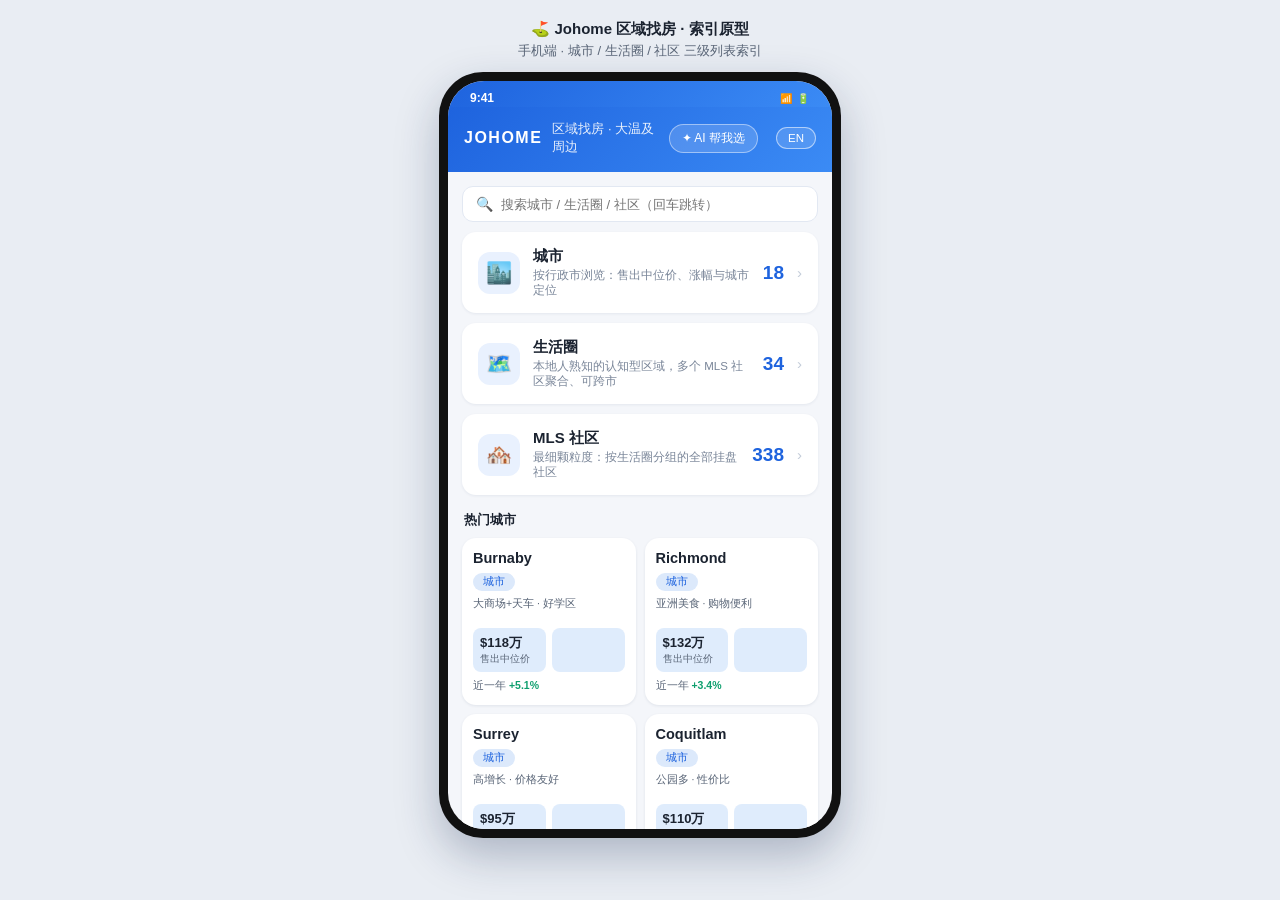
<file: index.html>
<!doctype html>
<html lang="zh">
<head>
<meta charset="utf-8"/>
<meta name="viewport" content="width=device-width,initial-scale=1"/>
<title>Johome 区域找房 · 大温及周边</title>
<link rel="stylesheet" href="style.css?v=20260828e"/>
</head>
<body>
<div class="cap" id="cap"></div>
<div class="ph"><div class="scr"><div class="sb"><span>9:41</span><span class="ri">📶 🔋</span></div><div class="app">
<div class="hdr"><div class="bar" id="bar"><div class="logo">JOHOME</div><div class="ttl" id="ttl" style="font-weight:400;font-size:13px;opacity:.9"></div><a class="aiBtn" id="aiBtn" href="https://wenlong621.github.io/johome-ai-prototype/" target="_blank"></a></div></div>
<div class="wrap">
  <div class="search"><span class="ic">🔍</span><input id="q"/></div>
  <div id="entries"></div>
  <div class="sec" id="secCities"></div>
  <div class="gridN" id="hotCities"></div>
  <div class="sec" id="secZones"></div>
  <div class="chips" id="hotZones" style="flex-wrap:wrap"></div>
  <div class="cta" id="cta"></div>
  <div class="foot" id="foot"></div>
</div>
</div></div></div>
<script src="i18n.js?v=20260828e"></script>
<script src="data.js?v=20260828e"></script>
<script src="shared.js?v=20260828e"></script>
<script>
(function(){
  var U=window.JHU,I=window.JHI,T=I.t;
  document.documentElement.lang=I.LANG;
  document.title=T('Johome 区域找房 · 大温及周边','Johome Area Finder · Metro Vancouver & beyond');
  document.getElementById('cap').innerHTML=T('<b>⛳ Johome 区域找房 · 索引原型</b>手机端 · 城市 / 生活圈 / 社区 三级列表索引','<b>⛳ Johome Area Finder · index prototype</b>Mobile · City / Lifestyle zone / Neighbourhood three-level index');
  document.getElementById('ttl').textContent=T('区域找房 · 大温及周边','Area finder · Metro Vancouver');
  document.getElementById('aiBtn').textContent=T('✦ AI 帮我选','✦ Ask AI');
  document.getElementById('q').placeholder=T('搜索城市 / 生活圈 / 社区（回车跳转）','Search city / lifestyle zone / neighbourhood (press Enter)');
  document.getElementById('secCities').textContent=T('热门城市','Popular cities');
  document.getElementById('secZones').textContent=T('热门生活圈','Popular lifestyle zones');
  document.getElementById('foot').innerHTML=T('城市 → 生活圈 → MLS 社区 三级索引 · 数据为原型示意（与 Buying AI 原型同源同口径）<br/>图片来自 Wikimedia Commons','City → Lifestyle zone → MLS neighbourhood · prototype data for illustration (same source and definitions as the Buying AI prototype)<br/>Images from Wikimedia Commons');
  document.getElementById('cta').innerHTML='<div style="font-size:22px">✦</div><div style="flex:1"><b>'+T('不知道从哪开始？让 AI 帮你选','Not sure where to start? Let AI help')+'</b><p>'+T('买房 · 选区 · 投资，多轮问诊帮你把需求想清楚','Buying, choosing an area, investing — a guided chat to clarify what you need')+'</p></div><span style="font-size:16px">›</span>';
  document.getElementById('cta').onclick=function(){window.open(U.PROTO,'_blank');};
  I.mountToggle(document.getElementById('bar'));
  var nbTot=0,zTot=0,k;for(k in JH.ZONES){zTot++;nbTot+=JH.ZONES[k].nbs.length;}
  var cTot=Object.keys(JH.CITYCARD).length;
  var E=[['cities.html','🏙️',T('城市','Cities'),T('按行政市浏览：售出中位价、涨幅与城市定位','Browse by municipality: median sold price, growth and positioning'),cTot],
         ['zones.html','🗺️',T('生活圈','Lifestyle zones'),T('本地人熟知的认知型区域，多个 MLS 社区聚合、可跨市','Areas locals recognise — groups of MLS neighbourhoods, can cross city lines'),zTot],
         ['communities.html','🏘️',T('MLS 社区','MLS neighbourhoods'),T('最细颗粒度：按生活圈分组的全部挂盘社区','Finest level: every listed neighbourhood, grouped by lifestyle zone'),nbTot]];
  document.getElementById('entries').innerHTML=E.map(function(e){
    return '<div class="entry" onclick="location.href=&quot;'+e[0]+'&quot;"><div class="ei">'+e[1]+'</div><div class="et"><b>'+e[2]+'</b><p>'+e[3]+'</p></div><div class="en">'+e[4]+'</div><span class="ar">›</span></div>';
  }).join('');
  var HOT=['Burnaby','Richmond','Surrey','Coquitlam'];
  document.getElementById('hotCities').innerHTML=HOT.filter(function(n){return JH.CITYCARD[n];}).map(function(n){
    var a=JH.CITYCARD[n];
    return U.bigCard({k:'city',n:n,c:'',img:U.cityImg(n),sub:'',kind:T('城市','City'),tg:I.ctag(a[1]),
      m1v:I.money(a[2]),m1l:T('售出中位价','Median sold'),m2v:'',m2l:'',gain:a[4]});
  }).join('');
  U.bindCards(document.getElementById('hotCities'));
  var HZ=['Metrotown','Brentwood','Downtown','Kitsilano','Surrey Central','Coquitlam Centre','South Surrey / White Rock','Kerrisdale / Dunbar','Richmond Centre (Brighouse)','Steveston'];
  document.getElementById('hotZones').innerHTML=HZ.filter(function(z){return JH.ZONES[z];}).map(function(z){
    var al=(JH.ZONES[z].alias||'').split('/')[0];
    return '<span class="chip" data-z="'+U.esc(z)+'">'+z+(!I.EN&&al&&al!==z?' · '+al:'')+'</span>';
  }).join('');
  Array.prototype.forEach.call(document.querySelectorAll('#hotZones .chip'),function(el){el.onclick=function(){U.open('zone',el.getAttribute('data-z'),'');};});
  document.getElementById('q').onkeydown=function(e){if(e.key==='Enter'&&this.value.trim())location.href='communities.html?q='+encodeURIComponent(this.value.trim());};
})();
</script>
</body>
</html>
</file>
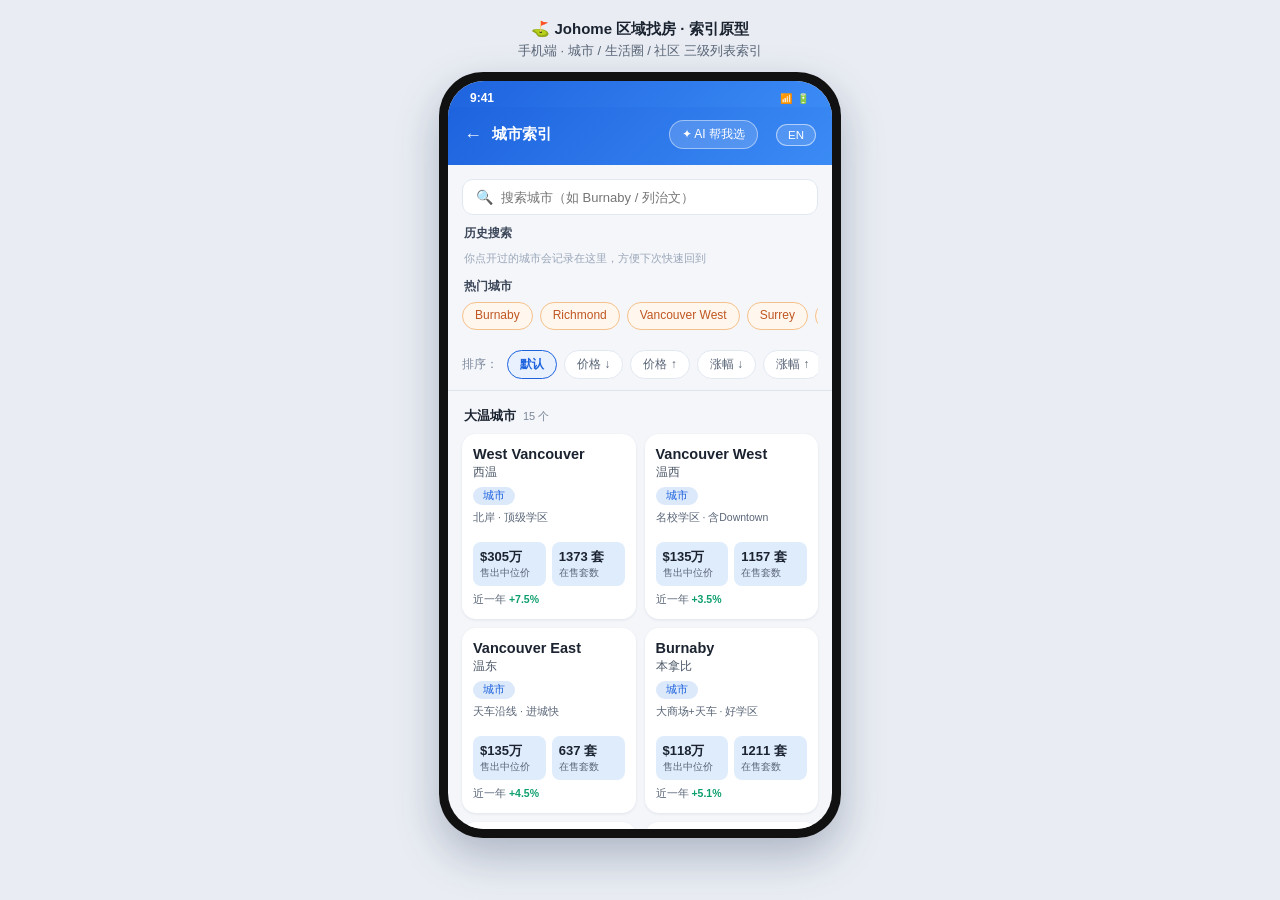
<file: cities.html>
<!doctype html>
<html lang="zh">
<head>
<meta charset="utf-8"/>
<meta name="viewport" content="width=device-width,initial-scale=1"/>
<title>城市索引 · Johome 区域找房</title>
<link rel="stylesheet" href="style.css?v=20260828e"/>
</head>
<body>
<div class="cap" id="cap"></div>
<div class="ph"><div class="scr"><div class="sb"><span>9:41</span><span class="ri">📶 🔋</span></div><div class="app">
<div class="hdr"><div class="bar" id="bar"><a class="bk" href="index.html">←</a><div class="ttl" id="ttl"></div><a class="aiBtn" id="aiBtn" href="https://wenlong621.github.io/johome-ai-prototype/" target="_blank"></a></div></div>
<div class="wrap">
  <div class="search"><span class="ic">🔍</span><input id="q"/></div>
  <div id="hist"></div>
  <div id="hot"></div>
  <div class="stick" id="stick">
    <div class="chips" id="sort"></div>
    <div class="divider"></div>
  </div>
  <div id="body"></div>
  <div class="foot" id="foot"></div>
</div>
</div></div></div>
<script src="i18n.js?v=20260828e"></script>
<script src="data.js?v=20260828e"></script>
<script src="shared.js?v=20260828e"></script>
<script>
(function(){
  var U=window.JHU,I=window.JHI,T=I.t,VAC={'Sunshine Coast':1,'Squamish':1,'Whistler':1};
  document.documentElement.lang=I.LANG;
  document.title=T('城市索引 · Johome 区域找房','Cities · Johome Area Finder');
  document.getElementById('cap').innerHTML=T('<b>⛳ Johome 区域找房 · 索引原型</b>手机端 · 城市 / 生活圈 / 社区 三级列表索引','<b>⛳ Johome Area Finder · index prototype</b>Mobile · City / Lifestyle zone / Neighbourhood three-level index');
  document.getElementById('ttl').textContent=T('城市索引','Cities');
  document.getElementById('aiBtn').textContent=T('✦ AI 帮我选','✦ Ask AI');
  document.getElementById('q').placeholder=T('搜索城市（如 Burnaby / 列治文）','Search cities (e.g. Burnaby)');
  document.getElementById('foot').innerHTML=T('数据为原型示意 · 与 Johome Buying AI 原型同源同口径<br/>图片来自 Wikimedia Commons · 点击卡片进入城市详情页（AI 助手）','Prototype data for illustration · same source and definitions as the Johome Buying AI prototype<br/>Images from Wikimedia Commons · tap a card to open its city page in the AI assistant');
  I.mountToggle(document.getElementById('bar'));
  var SORTS=[[T('默认','Default'),'d'],[T('价格 ↓','Price ↓'),'pd'],[T('价格 ↑','Price ↑'),'pa'],[T('涨幅 ↓','Growth ↓'),'gd'],[T('涨幅 ↑','Growth ↑'),'ga'],[T('在售 ↓','Listings ↓'),'ad']];
  var state={q:'',sort:'d'};
  function cityActive(c){var a=0,k;for(k in JH.ZONES){if(JH.ZONES[k].prim===c)a+=JH.ZSTATS[k].active;}return a;}
  var CITY_ALIAS={'Richmond':'列治文','Burnaby':'本拿比','Surrey':'素里','Vancouver West':'温西','Vancouver East':'温东','West Vancouver':'西温','North Vancouver':'北温','New Westminster':'新西敏','Coquitlam':'高贵林','Port Moody':'满地宝','Langley':'兰里','Delta':'三角洲','Abbotsford':'阿伯茨福德','Mission':'米逊','Chilliwack':'奇利瓦克','Whistler':'惠斯勒','Squamish':'斯阔米什','Sunshine Coast':'阳光海岸'};
  function num(s){return parseFloat((''+s).replace(/[^0-9.]/g,''))||0;}
  function card(name){
    var a=JH.CITYCARD[name];
    return U.bigCard({k:'city',n:name,c:'',img:U.cityImg(name),sub:I.EN?'':(CITY_ALIAS[name]||''),kind:T('城市','City'),tg:I.ctag(a[1]),
      m1v:I.money(a[2]),m1l:T('售出中位价','Median sold'),
      m2v:cityActive(name)+T(' 套',''),m2l:T('在售套数','Active listings'),gain:a[4]});
  }
  function paint(){
    try{U.histRow(document.getElementById('hist'),'city',!!state.q,paint);U.hotNames(document.getElementById('hot'),'city',!!state.q);}catch(e){}
    var s=document.getElementById('sort');
    s.innerHTML=SORTS.map(function(x){return '<span class="chip'+(state.sort===x[1]?' on':'')+'" data-s="'+x[1]+'">'+x[0]+'</span>';}).join('');
    Array.prototype.forEach.call(s.querySelectorAll('.chip'),function(el){el.onclick=function(){state.sort=el.getAttribute('data-s');paint();};});
    var names=Object.keys(JH.CITYCARD).filter(function(n){var q=state.q.toLowerCase();return !q||(n+' '+(CITY_ALIAS[n]||'')+' '+JH.CITYCARD[n][1]+' '+I.ctag(JH.CITYCARD[n][1])).toLowerCase().indexOf(q)>=0;});
    if(state.sort==='pd')names.sort(function(a,b){return num(JH.CITYCARD[b][2])-num(JH.CITYCARD[a][2]);});
    else if(state.sort==='pa')names.sort(function(a,b){return num(JH.CITYCARD[a][2])-num(JH.CITYCARD[b][2]);});
    else if(state.sort==='gd')names.sort(function(a,b){return num(JH.CITYCARD[b][4])-num(JH.CITYCARD[a][4]);});
    else if(state.sort==='ga')names.sort(function(a,b){return num(JH.CITYCARD[a][4])-num(JH.CITYCARD[b][4]);});
    else if(state.sort==='ad')names.sort(function(a,b){return cityActive(b)-cityActive(a);});
    var main=names.filter(function(n){return !VAC[n];}),vac=names.filter(function(n){return VAC[n];});
    var h='';
    if(main.length)h+='<div class="sec">'+T('大温城市','Metro Vancouver cities')+' <span class="n">'+main.length+T(' 个','')+'</span></div><div class="gridN">'+main.map(card).join('')+'</div>';
    if(vac.length)h+='<div class="sec">'+T('度假胜地','Resort towns')+' <span class="n">'+vac.length+T(' 个','')+'</span></div><div class="gridN">'+vac.map(card).join('')+'</div>';
    document.getElementById('body').innerHTML=h||'<div class="empty">'+T('没有匹配的城市','No matching cities')+'</div>';
    U.bindCards(document.getElementById('body'));
  }
  document.getElementById('q').oninput=function(){state.q=this.value.trim();paint();};
  paint();
  U.mountSticky();
})();
</script>
</body>
</html>
</file>
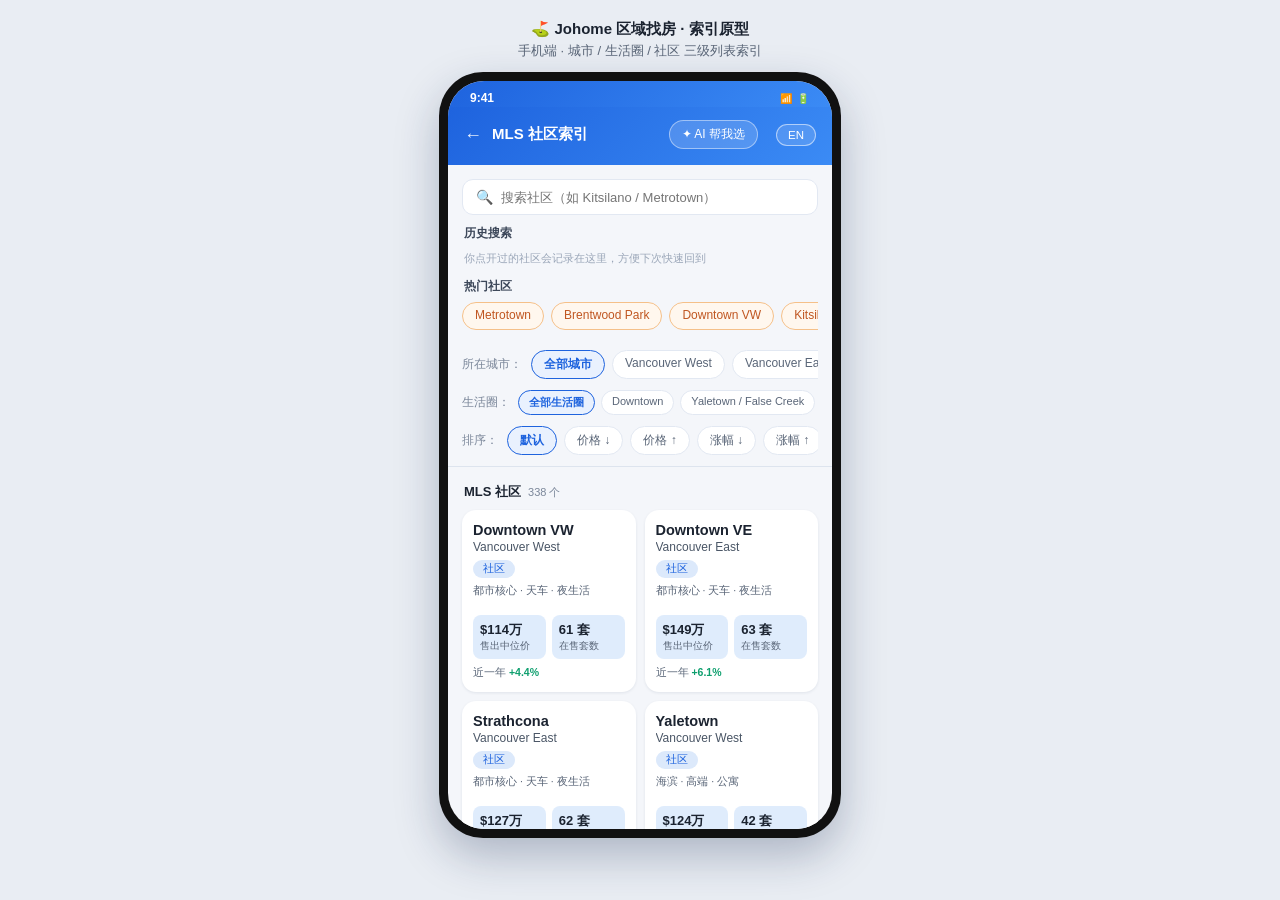
<file: communities.html>
<!doctype html>
<html lang="zh">
<head>
<meta charset="utf-8"/>
<meta name="viewport" content="width=device-width,initial-scale=1"/>
<title>社区索引 · Johome 区域找房</title>
<link rel="stylesheet" href="style.css?v=20260828e"/>
</head>
<body>
<div class="cap" id="cap"></div>
<div class="ph"><div class="scr"><div class="sb"><span>9:41</span><span class="ri">📶 🔋</span></div><div class="app">
<div class="hdr"><div class="bar" id="bar"><a class="bk" href="index.html">←</a><div class="ttl" id="ttl"></div><a class="aiBtn" id="aiBtn" href="https://wenlong621.github.io/johome-ai-prototype/" target="_blank"></a></div></div>
<div class="wrap">
  <div class="search"><span class="ic">🔍</span><input id="q"/></div>
  <div id="hist"></div>
  <div id="hot"></div>
  <div class="stick" id="stick">
    <div class="chips" id="cityChips"></div>
    <div class="jump" id="jump"></div>
    <div class="chips" id="sort"></div>
    <div class="divider"></div>
  </div>
  <div id="body"></div>
  <div class="foot" id="foot"></div>
</div>
</div></div></div>
<script src="i18n.js?v=20260828e"></script>
<script src="data.js?v=20260828e"></script>
<script src="shared.js?v=20260828e"></script>
<script>
(function(){
  var U=window.JHU,I=window.JHI,T=I.t;
  document.documentElement.lang=I.LANG;
  document.title=T('社区索引 · Johome 区域找房','Neighbourhoods · Johome Area Finder');
  document.getElementById('cap').innerHTML=T('<b>⛳ Johome 区域找房 · 索引原型</b>手机端 · 城市 / 生活圈 / 社区 三级列表索引','<b>⛳ Johome Area Finder · index prototype</b>Mobile · City / Lifestyle zone / Neighbourhood three-level index');
  document.getElementById('ttl').textContent=T('MLS 社区索引','MLS neighbourhoods');
  document.getElementById('aiBtn').textContent=T('✦ AI 帮我选','✦ Ask AI');
  document.getElementById('q').placeholder=T('搜索社区（如 Kitsilano / Metrotown）','Search neighbourhoods (e.g. Kitsilano)');
  document.getElementById('foot').innerHTML=T('338 个 MLS 社区 · 按生活圈分组（GVR + FVREB 官方 Subarea 对照，每社区唯一归属）<br/>数据为原型示意 · 点击社区进入社区详情页（AI 助手）','338 MLS neighbourhoods · grouped by lifestyle zone (GVR + FVREB official sub-area mapping, one zone each)<br/>Prototype data for illustration · tap a neighbourhood to open its page in the AI assistant');
  I.mountToggle(document.getElementById('bar'));
  var SORTS=[[T('默认','Default'),'d'],[T('价格 ↓','Price ↓'),'pd'],[T('价格 ↑','Price ↑'),'pa'],[T('涨幅 ↓','Growth ↓'),'gd'],[T('涨幅 ↑','Growth ↑'),'ga'],[T('在售 ↓','Listings ↓'),'ad']];
  var state={q:U.param('q'),city:U.param('city')||'全部',zone:U.param('zone'),sort:'d'};
  function card(nb){
    var z=JH.ZONES[nb[5]]||{};
    return U.bigCard({k:'nb',n:nb[0],c:nb[1],img:U.cityImg(nb[1]),sub:nb[1],kind:T('社区','Neighbourhood'),
      tg:I.tags((z.tags||[]).slice(0,3)).join(' · '),m1v:I.money(nb[2]),m1l:T('售出中位价','Median sold'),
      m2v:nb[4]+T(' 套',''),m2l:T('在售套数','Active listings'),gain:'+'+nb[3]+'%'});
  }
  function paint(){
    try{U.histRow(document.getElementById('hist'),'nb',!!state.q,paint);U.hotNames(document.getElementById('hot'),'nb',!!state.q);}catch(e){}
    var prims=['全部'].concat(U.primList()),cc=document.getElementById('cityChips');
    cc.innerHTML=prims.map(function(p){return '<span class="chip'+(state.city===p?' on':'')+'" data-c="'+U.esc(p)+'">'+(p==='全部'?T('全部城市','All cities'):p)+'</span>';}).join('');
    Array.prototype.forEach.call(cc.querySelectorAll('.chip'),function(el){el.onclick=function(){state.city=el.getAttribute('data-c');state.zone='';paint();};});
    var q=state.q.toLowerCase(),all=U.zonesOfCity(state.city),zs=all,items=[];
    if(state.zone&&JH.ZONES[state.zone])zs=[state.zone];
    zs.forEach(function(zn){
      JH.ZONES[zn].nbs.forEach(function(nb){if(!q||(nb[0]+' '+nb[1]).toLowerCase().indexOf(q)>=0)items.push([nb[0],nb[1],nb[2],nb[3],nb[4],zn]);});
    });
    var jw=document.getElementById('jump');
    jw.innerHTML=q?'':['<a data-z="" class="'+(state.zone?'':'on')+'">'+T('全部生活圈','All lifestyle zones')+'</a>'].concat(all.map(function(zn){
      return '<a data-z="'+U.esc(zn)+'" class="'+(state.zone===zn?'on':'')+'">'+zn+'</a>';
    })).join('');
    Array.prototype.forEach.call(jw.querySelectorAll('a[data-z]'),function(el){el.onclick=function(){state.zone=el.getAttribute('data-z');paint();};});
    var so=document.getElementById('sort');
    so.innerHTML=SORTS.map(function(x){return '<span class="chip'+(state.sort===x[1]?' on':'')+'" data-s="'+x[1]+'">'+x[0]+'</span>';}).join('');
    Array.prototype.forEach.call(so.querySelectorAll('.chip'),function(el){el.onclick=function(){state.sort=el.getAttribute('data-s');paint();};});
    if(state.sort==='pd')items.sort(function(a,b){return b[2]-a[2];});
    else if(state.sort==='pa')items.sort(function(a,b){return a[2]-b[2];});
    else if(state.sort==='gd')items.sort(function(a,b){return b[3]-a[3];});
    else if(state.sort==='ga')items.sort(function(a,b){return a[3]-b[3];});
    else if(state.sort==='ad')items.sort(function(a,b){return b[4]-a[4];});
    var h=items.length?('<div class="sec">'+(state.zone||T('MLS 社区','MLS neighbourhoods'))+' <span class="n">'+items.length+T(' 个','')+'</span></div><div class="gridN">'+items.map(card).join('')+'</div>'):'';
    document.getElementById('body').innerHTML=h||'<div class="empty">'+T('没有匹配的社区，试试英文名或换个关键词','No matching neighbourhoods — try another keyword')+'</div>';
    U.bindCards(document.getElementById('body'));
    var qEl=document.getElementById('q');if(qEl.value!==state.q)qEl.value=state.q;
  }
  document.getElementById('q').oninput=function(){state.q=this.value.trim();paint();};
  paint();
  U.mountSticky();
})();
</script>
</body>
</html>
</file>
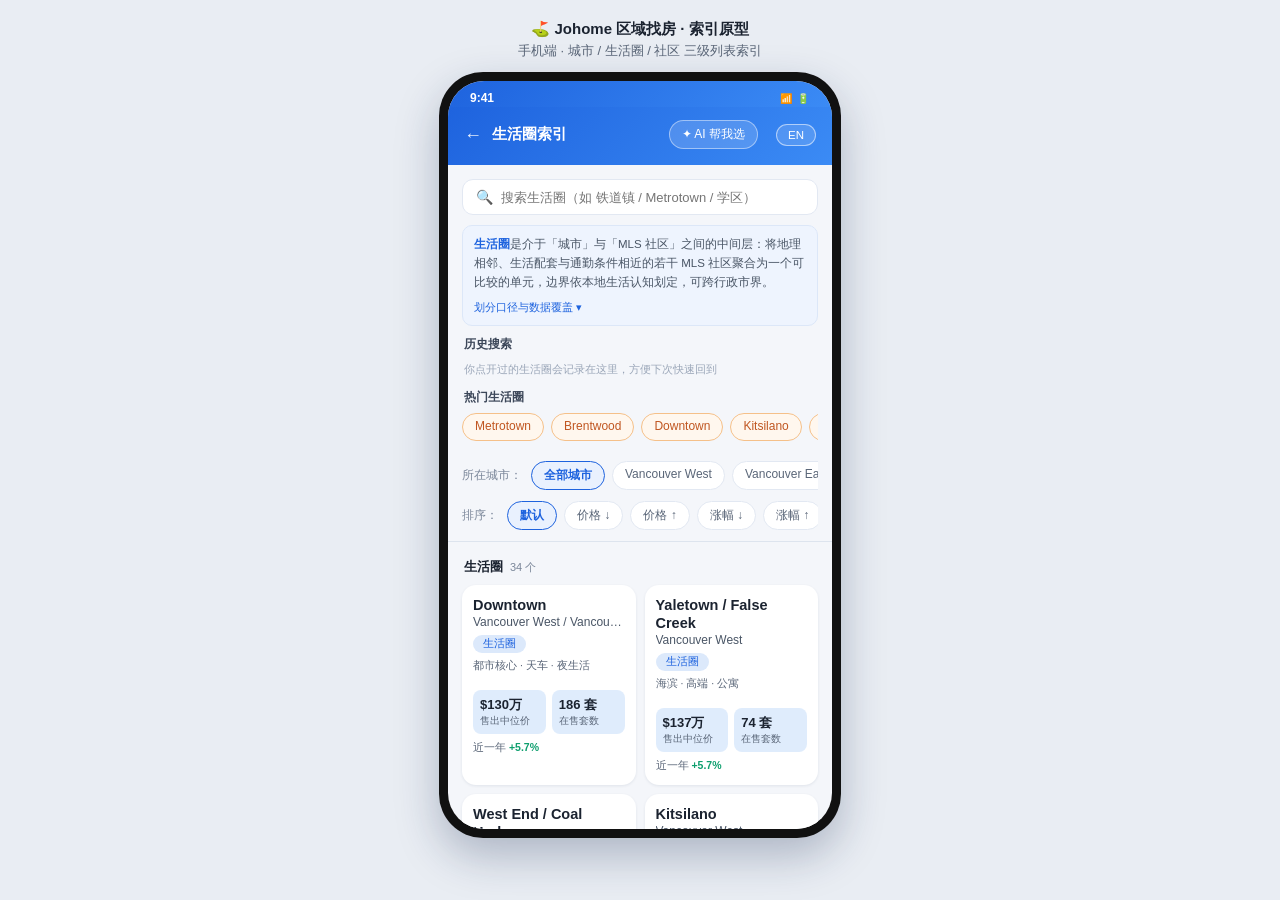
<file: zones.html>
<!doctype html>
<html lang="zh">
<head>
<meta charset="utf-8"/>
<meta name="viewport" content="width=device-width,initial-scale=1"/>
<title>生活圈索引 · Johome 区域找房</title>
<link rel="stylesheet" href="style.css?v=20260828e"/>
</head>
<body>
<div class="cap" id="cap"></div>
<div class="ph"><div class="scr"><div class="sb"><span>9:41</span><span class="ri">📶 🔋</span></div><div class="app">
<div class="hdr"><div class="bar" id="bar"><a class="bk" href="index.html">←</a><div class="ttl" id="ttl"></div><a class="aiBtn" id="aiBtn" href="https://wenlong621.github.io/johome-ai-prototype/" target="_blank"></a></div></div>
<div class="wrap">
  <div class="search"><span class="ic">🔍</span><input id="q"/></div>
  <div class="note" id="note"></div>
  <div id="hist"></div>
  <div id="hot"></div>
  <div class="stick" id="stick">
    <div class="chips" id="cityChips"></div>
    <div class="chips" id="sort"></div>
    <div class="divider"></div>
  </div>
  <div id="body"></div>
  <div class="foot" id="foot"></div>
</div>
</div></div></div>
<script src="i18n.js?v=20260828e"></script>
<script src="data.js?v=20260828e"></script>
<script src="shared.js?v=20260828e"></script>
<script>
(function(){
  var U=window.JHU,I=window.JHI,T=I.t;
  document.documentElement.lang=I.LANG;
  document.title=T('生活圈索引 · Johome 区域找房','Lifestyle Zones · Johome Area Finder');
  document.getElementById('cap').innerHTML=T('<b>⛳ Johome 区域找房 · 索引原型</b>手机端 · 城市 / 生活圈 / 社区 三级列表索引','<b>⛳ Johome Area Finder · index prototype</b>Mobile · City / Lifestyle zone / Neighbourhood three-level index');
  document.getElementById('ttl').textContent=T('生活圈索引','Lifestyle zones');
  document.getElementById('aiBtn').textContent=T('✦ AI 帮我选','✦ Ask AI');
  document.getElementById('q').placeholder=T('搜索生活圈（如 铁道镇 / Metrotown / 学区）','Search lifestyle zones (e.g. Metrotown, schools)');
  document.getElementById('note').innerHTML=T(
    '<b>生活圈</b>是介于「城市」与「MLS 社区」之间的中间层：将地理相邻、生活配套与通勤条件相近的若干 MLS 社区聚合为一个可比较的单元，边界依本地生活认知划定，可跨行政市界。<details><summary>划分口径与数据覆盖</summary><em>全域共 34 个，完整覆盖 GVR 与 FVREB 的 338 个 MLS 社区，每个社区唯一归属、无重叠无遗漏（例：Metrotown 生活圈同时包含 Burnaby South 与 Burnaby East 的社区）。市级范围过大、难以反映市内居住差异，单个 MLS 社区成交样本又偏小，生活圈是比较价格与生活方式更稳定的统计颗粒度。</em></details>',
    'A <b>lifestyle zone</b> sits between a city and an MLS neighbourhood: adjacent neighbourhoods with comparable amenities and commute profiles are grouped into one unit, and boundaries follow how locals actually read the area — so a lifestyle zone can cross municipal lines.<details><summary>Boundaries and data coverage</summary><em>34 lifestyle zones in total, covering all 338 MLS neighbourhoods across GVR and FVREB — each neighbourhood belongs to exactly one lifestyle zone, with no overlap or gap (the Metrotown zone, for example, spans neighbourhoods in both Burnaby South and Burnaby East). A whole city is too coarse to show the differences within it, while a single MLS neighbourhood has too few sales to be stable; the lifestyle zone is the steadier unit for comparing prices and lifestyle.</em></details>');
  document.getElementById('foot').innerHTML=T('生活圈 = 多个 MLS 社区聚合的本地人熟知区域 · 全大温 34 个、覆盖 338 个 MLS 社区（无重叠无遗漏）<br/>数据为原型示意 · 点击卡片进入生活圈详情页（AI 助手）','A lifestyle zone groups MLS neighbourhoods into an area locals recognise · 34 lifestyle zones covering all 338 MLS neighbourhoods (no overlap, no gap)<br/>Prototype data for illustration · tap a card to open its zone page in the AI assistant');
  I.mountToggle(document.getElementById('bar'));
  var SORTS=[[T('默认','Default'),'d'],[T('价格 ↓','Price ↓'),'pd'],[T('价格 ↑','Price ↑'),'pa'],[T('涨幅 ↓','Growth ↓'),'gd'],[T('涨幅 ↑','Growth ↑'),'ga'],[T('在售 ↓','Listings ↓'),'ad']];
  var state={q:'',city:U.param('city')||'全部',sort:'d'};
  function card(zn){
    var z=JH.ZONES[zn],s=JH.ZSTATS[zn];
    return U.bigCard({k:'zone',n:zn,c:'',img:U.cityImg(z.prim),sub:z.cities.join(' / '),kind:T('生活圈','Lifestyle zone'),
      tg:I.tags((z.tags||[]).slice(0,3)).join(' · '),m1v:I.money(s.med),m1l:T('售出中位价','Median sold'),
      m2v:s.active+T(' 套',''),m2l:T('在售套数','Active listings'),gain:'+'+s.gain+'%'});
  }
  function paint(){
    try{U.histRow(document.getElementById('hist'),'zone',!!state.q,paint);U.hotNames(document.getElementById('hot'),'zone',!!state.q);}catch(e){}
    var prims=['全部'].concat(U.primList()),cc=document.getElementById('cityChips');
    cc.innerHTML=prims.map(function(p){return '<span class="chip'+(state.city===p?' on':'')+'" data-c="'+U.esc(p)+'">'+(p==='全部'?T('全部城市','All cities'):p)+'</span>';}).join('');
    Array.prototype.forEach.call(cc.querySelectorAll('.chip'),function(el){el.onclick=function(){state.city=el.getAttribute('data-c');paint();};});
    var s=document.getElementById('sort');
    s.innerHTML=SORTS.map(function(x){return '<span class="chip'+(state.sort===x[1]?' on':'')+'" data-s="'+x[1]+'">'+x[0]+'</span>';}).join('');
    Array.prototype.forEach.call(s.querySelectorAll('.chip'),function(el){el.onclick=function(){state.sort=el.getAttribute('data-s');paint();};});
    var zs=U.zonesOfCity(state.city).filter(function(zn){var q=state.q.toLowerCase();if(!q)return true;var z=JH.ZONES[zn];
      return (zn+' '+(z.alias||'')+' '+z.cities.join(' ')+' '+(z.tags||[]).join(' ')+' '+I.tags(z.tags||[]).join(' ')+' '+z.anchor).toLowerCase().indexOf(q)>=0;});
    if(state.sort==='pd')zs.sort(function(a,b){return JH.ZSTATS[b].med-JH.ZSTATS[a].med;});
    else if(state.sort==='pa')zs.sort(function(a,b){return JH.ZSTATS[a].med-JH.ZSTATS[b].med;});
    else if(state.sort==='gd')zs.sort(function(a,b){return JH.ZSTATS[b].gain-JH.ZSTATS[a].gain;});
    else if(state.sort==='ga')zs.sort(function(a,b){return JH.ZSTATS[a].gain-JH.ZSTATS[b].gain;});
    else if(state.sort==='ad')zs.sort(function(a,b){return JH.ZSTATS[b].active-JH.ZSTATS[a].active;});
    document.getElementById('body').innerHTML=zs.length?('<div class="sec">'+T('生活圈','Lifestyle zones')+' <span class="n">'+zs.length+T(' 个','')+'</span></div><div class="gridN">'+zs.map(card).join('')+'</div>'):('<div class="empty">'+T('没有匹配的生活圈，试试中文别名（如「铁道镇」）','No matching lifestyle zones — try another keyword')+'</div>');
    U.bindCards(document.getElementById('body'));
  }
  document.getElementById('q').oninput=function(){state.q=this.value.trim();paint();};
  paint();
  U.mountSticky();
})();
</script>
</body>
</html>
</file>
<file: style.css>
*{margin:0;padding:0;box-sizing:border-box}
body{font-family:-apple-system,BlinkMacSystemFont,'PingFang SC','Microsoft YaHei',sans-serif;background:#E9EDF3;color:#1B2330;font-size:14px;display:flex;flex-direction:column;align-items:center;padding:20px 12px 34px;min-height:100vh}
.cap{font-size:13px;color:#5A6678;margin-bottom:12px;text-align:center}
.cap b{font-size:15px;color:#1B2330;display:block;margin-bottom:3px}
.ph{width:402px;max-width:100%;background:#111;border-radius:44px;padding:9px;box-shadow:0 18px 44px rgba(20,40,80,.28)}
.scr{background:#F4F6FA;border-radius:36px;overflow:hidden;height:748px;max-height:calc(100vh - 110px);display:flex;flex-direction:column}
.sb{background:linear-gradient(135deg,#1E63DE,#3B8BF5);color:#fff;display:flex;justify-content:space-between;align-items:center;padding:10px 22px 2px;font-size:12px;font-weight:600}
.sb .ri{font-size:10px;letter-spacing:1px}
.app{flex:1;overflow-y:auto;-webkit-overflow-scrolling:touch;display:flex;flex-direction:column}
.app .hdr{position:sticky;top:0;z-index:10}
@media (max-width:460px){body{padding:0}.cap{display:none}.ph{width:100%;background:none;border-radius:0;padding:0;box-shadow:none}.scr{border-radius:0;height:100vh;max-height:100vh}.sb{display:none}}
a{text-decoration:none;color:inherit}
.hdr{background:linear-gradient(135deg,#1E63DE,#3B8BF5);color:#fff;padding:13px 16px 16px}
.hdr .bar{max-width:960px;margin:0 auto;display:flex;align-items:center;gap:10px}
.hdr .logo{font-weight:700;letter-spacing:1.5px;font-size:16px}
.hdr .ttl{font-size:15px;font-weight:600;flex:1}
.hdr .bk{font-size:18px;line-height:1;opacity:.9}
.aiBtn{background:rgba(255,255,255,.16);border:1px solid rgba(255,255,255,.45);color:#fff;border-radius:99px;padding:5px 12px;font-size:12px;white-space:nowrap}
.aiBtn:hover{background:rgba(255,255,255,.28)}
.wrap{width:100%;min-width:0;margin:0 auto;padding:14px 14px 46px}
.crumb{font-size:11.5px;color:#7A8699;margin:2px 2px 10px}
.crumb a{color:#1E63DE}
.search{display:flex;align-items:center;gap:8px;background:#fff;border:1px solid #E2E8F2;border-radius:11px;padding:9px 13px;margin-bottom:10px}
.search input{border:none;outline:none;flex:1;font-size:13px;background:transparent}
.search .ic{color:#9AA6B8;font-size:14px}
.chips{display:flex;gap:7px;overflow-x:auto;padding-bottom:4px;margin-bottom:10px;-webkit-overflow-scrolling:touch}
.chip{flex:none;border:1px solid #E2E8F2;background:#fff;color:#5A6678;border-radius:99px;padding:5px 12px;font-size:12px;cursor:pointer;white-space:nowrap}
.chip.on{border-color:#1E63DE;background:#E9F1FE;color:#1E63DE;font-weight:600}
.langBtn{flex:none;margin-left:8px;border:1px solid rgba(255,255,255,.55);border-radius:99px;padding:4px 11px;font-size:11.5px;color:#fff;cursor:pointer;white-space:nowrap;background:rgba(255,255,255,.14)}
.langBtn:hover{background:rgba(255,255,255,.3)}
html[lang=en] #cityChips::before{content:'City: '}
html[lang=en] #sort::before{content:'Sort: '}
html[lang=en] .jump::before{content:'Zone: '}
#cityChips::before{content:'所在城市：';flex:none;align-self:center;font-size:11.5px;color:#7A8699;position:sticky;left:0;background:#F4F6FA;padding-right:2px;z-index:1}
#sort::before{content:'排序：';flex:none;align-self:center;font-size:11.5px;color:#7A8699;position:sticky;left:0;background:#F4F6FA;padding-right:2px;z-index:1}
.nrow{margin-bottom:9px}
.nlab{font-size:12px;font-weight:600;color:#3C4759;margin:0 2px 7px;display:flex;align-items:center}
.nclr{margin-left:auto;font-size:11px;font-weight:400;color:#9AA6B8;cursor:pointer}
.nclr:hover{color:#E4762A}
.hint{font-size:11px;color:#9AA6B8;padding:2px 2px 3px}
.nchips{display:flex;flex-wrap:nowrap;gap:7px;overflow-x:auto;padding-bottom:3px;-webkit-overflow-scrolling:touch;scrollbar-width:none}
.nchips::-webkit-scrollbar{height:0}
.nchip{flex:none;white-space:nowrap;border:1px solid #E2E8F2;background:#fff;color:#3C4759;border-radius:99px;padding:5px 12px;font-size:12px;cursor:pointer;line-height:1.3}
.nchip:hover{border-color:#1E63DE;color:#1E63DE}
#hot .nchip{border-color:#F5C089;background:#FFF7EE;color:#C05621}
#hot .nchip:hover{border-color:#E4762A;background:#E4762A;color:#fff}
.note{background:#EEF4FE;border:1px solid #DCE7F8;border-radius:10px;padding:9px 11px;font-size:11.5px;line-height:1.65;color:#4A5666;margin-bottom:10px}
.note b{color:#1E63DE;font-weight:600}
.note em{font-style:normal;color:#7A8699}
.note details{margin-top:6px}
.note summary{cursor:pointer;color:#1E63DE;font-size:11px;list-style:none;outline:none}
.note summary::-webkit-details-marker{display:none}
.note summary::after{content:' ▾'}
.note details[open] summary::after{content:' ▴'}
.note details em{display:block;margin-top:5px}
.stick{position:sticky;top:0;z-index:5;background:#F4F6FA;margin:0 -14px;padding:8px 14px 0}
.stick .chips,.stick .jump{margin-bottom:7px}
.stick .chips:last-of-type{margin-bottom:2px}
.divider{height:1px;background:#DDE4EE;margin:11px -14px 2px}
.stick .divider{margin:6px -14px 0}
.sec{font-size:13px;font-weight:700;margin:16px 2px 9px;display:flex;align-items:baseline;gap:7px}
.sec .n{font-size:11px;color:#7A8699;font-weight:400}
.grid{display:grid;grid-template-columns:repeat(auto-fill,minmax(170px,1fr));gap:10px}
.gridZ{display:grid;grid-template-columns:repeat(auto-fill,minmax(250px,1fr));gap:10px}
.bcard{position:relative;background:#fff;border-radius:14px;overflow:hidden;box-shadow:0 1px 3px rgba(20,40,80,.09);cursor:pointer}
.bcard .bg{position:absolute;top:0;right:0;bottom:0;left:0;background-size:cover;background-position:center;opacity:.14}
.bcard .cb{position:relative;padding:11px 11px 12px}
.bcard .nm{font-size:14.5px;font-weight:600;line-height:1.25;color:#1B2330}
.bcard .sub2{font-size:12px;color:#4A5666;margin-top:1px;white-space:nowrap;overflow:hidden;text-overflow:ellipsis}
.bcard .kind{display:inline-block;background:#DCE9FB;color:#1E63DE;font-size:10.5px;border-radius:9px;padding:2px 10px;margin:6px 0 5px}
.bcard .tg{font-size:10.5px;color:#5A6678;line-height:1.45;height:30px;overflow:hidden}
.bcard .mets{display:grid;grid-template-columns:1fr 1fr;gap:6px;margin-top:2px}
.bcard .met{background:rgba(211,229,251,.72);border-radius:8px;padding:6px 7px}
.bcard .met .v{font-size:13px;font-weight:600;color:#1B2330;white-space:nowrap}
.bcard .met .l{font-size:9.5px;color:#5A6678;margin-top:1px;white-space:nowrap}
.bcard .gain{font-size:10.5px;color:#5A6678;margin-top:7px}
.bcard .gain b{color:#0E9F6E;font-weight:600}
.card{background:#fff;border-radius:13px;overflow:hidden;box-shadow:0 1px 3px rgba(20,40,80,.07);cursor:pointer;display:flex;flex-direction:column}
.card:hover{box-shadow:0 3px 10px rgba(20,40,80,.13)}
.card img{width:100%;height:92px;object-fit:cover;display:block;background:#DEE7F5}
.card .cb{padding:9px 11px 10px;flex:1;display:flex;flex-direction:column;gap:4px}
.card .nm{font-size:14px;font-weight:600;line-height:1.3}
.card .al{font-size:11px;color:#7A8699;font-weight:400}
.card .tg{font-size:11px;color:#5A6678;line-height:1.4}
.stats{display:flex;gap:10px;align-items:baseline;margin-top:2px}
.stats .v{font-size:13.5px;font-weight:700}
.stats .g{font-size:11px;color:#0E9F6E;font-weight:600}
.stats .m{font-size:10.5px;color:#9AA6B8}
.sub{display:flex;gap:6px;margin-top:6px;flex-wrap:wrap}
.sub a{font-size:11px;color:#1E63DE;background:#E9F1FE;border-radius:7px;padding:3px 8px}
.tags{display:flex;gap:5px;flex-wrap:wrap;margin-top:1px}
.tags span{font-size:10px;background:#F1F4F9;color:#5A6678;border-radius:6px;padding:2px 7px}
.gridN{display:grid;grid-template-columns:repeat(2,minmax(0,1fr));gap:9px}
.ccard img{height:74px}
.ccard .cb{padding:8px 10px 9px;gap:3px}
.ccard .nm{font-size:13px;line-height:1.25}
.ccard .al{font-size:10.5px}
.ccard .stats{margin-top:1px}
.ccard .stats .v{font-size:12.5px}
.ccard .sub a{cursor:default;background:#F1F4F9;color:#5A6678;font-size:10px;padding:2px 7px}
.ccard .tg{font-size:10.5px;line-height:1.4;display:-webkit-box;-webkit-line-clamp:2;-webkit-box-orient:vertical;overflow:hidden}
.ccard .tags{flex-wrap:nowrap;overflow:hidden}
.ccard .tags span{font-size:9.5px;padding:2px 6px;white-space:nowrap}
.ccard .tg{min-height:29px}
.ccard .stats{flex-wrap:wrap;gap:5px}
.ccard .stats .m{font-size:9.5px;width:100%}
.zhead{display:flex;align-items:center;gap:8px;background:#fff;border-radius:11px;padding:10px 12px;margin:14px 0 7px;box-shadow:0 1px 3px rgba(20,40,80,.06);cursor:pointer}
.zhead .zn{font-size:13.5px;font-weight:700;flex:1}
.zhead .zn small{font-weight:400;color:#7A8699;font-size:11px;margin-left:5px}
.zhead .zl{font-size:11px;color:#1E63DE}
.row{display:flex;align-items:center;gap:9px;background:#fff;border-radius:10px;padding:9px 12px;margin-bottom:6px;cursor:pointer}
.row:hover{box-shadow:0 2px 8px rgba(20,40,80,.10)}
.row .nm{font-size:13px;font-weight:600;flex:1;min-width:0}
.row .nm small{display:block;font-weight:400;font-size:10.5px;color:#7A8699;margin-top:1px}
.row .pr{text-align:right}
.row .pr .v{font-size:12.5px;font-weight:700}
.row .pr .g{font-size:10px;color:#0E9F6E}
.row .ar{color:#C3CCD9;font-size:13px}
.jump{display:flex;gap:6px;overflow-x:auto;padding-bottom:4px;margin-bottom:6px;scrollbar-width:none}
.jump::-webkit-scrollbar{height:0}
.jump::before{content:'生活圈：';flex:none;align-self:center;font-size:11.5px;color:#7A8699;position:sticky;left:0;background:#F4F6FA;padding-right:2px;z-index:1}
.jump a{flex:none;font-size:11px;color:#5A6678;background:#fff;border:1px solid #E2E8F2;border-radius:99px;padding:4px 10px;white-space:nowrap;cursor:pointer}
.jump a:hover{border-color:#1E63DE;color:#1E63DE}
.jump a.on{border-color:#1E63DE;background:#E9F1FE;color:#1E63DE;font-weight:600}
.entry{display:flex;align-items:center;gap:13px;background:#fff;border-radius:14px;padding:15px 16px;margin-bottom:10px;box-shadow:0 1px 3px rgba(20,40,80,.07);cursor:pointer}
.entry:hover{box-shadow:0 3px 12px rgba(20,40,80,.13)}
.entry .ei{width:42px;height:42px;border-radius:12px;background:#E9F1FE;color:#1E63DE;display:flex;align-items:center;justify-content:center;font-size:21px}
.entry .et{flex:1}
.entry .et b{font-size:15px}
.entry .et p{font-size:11.5px;color:#7A8699;margin-top:2px}
.entry .en{font-size:19px;font-weight:800;color:#1E63DE}
.entry .ar{color:#C3CCD9;font-size:15px}
.foot{font-size:10.5px;color:#9AA6B8;text-align:center;margin-top:26px;line-height:1.7}
.empty{text-align:center;color:#9AA6B8;font-size:12.5px;padding:26px 0}
.cta{display:flex;align-items:center;gap:11px;background:linear-gradient(135deg,#1E63DE,#7A5AF8);border-radius:14px;padding:14px 16px;margin-top:16px;color:#fff;cursor:pointer}
.cta b{font-size:14px}
.cta p{font-size:11px;opacity:.85;margin-top:2px}
@media (max-width:520px){.grid{grid-template-columns:repeat(2,1fr)}.gridZ{grid-template-columns:1fr}}
</file>
